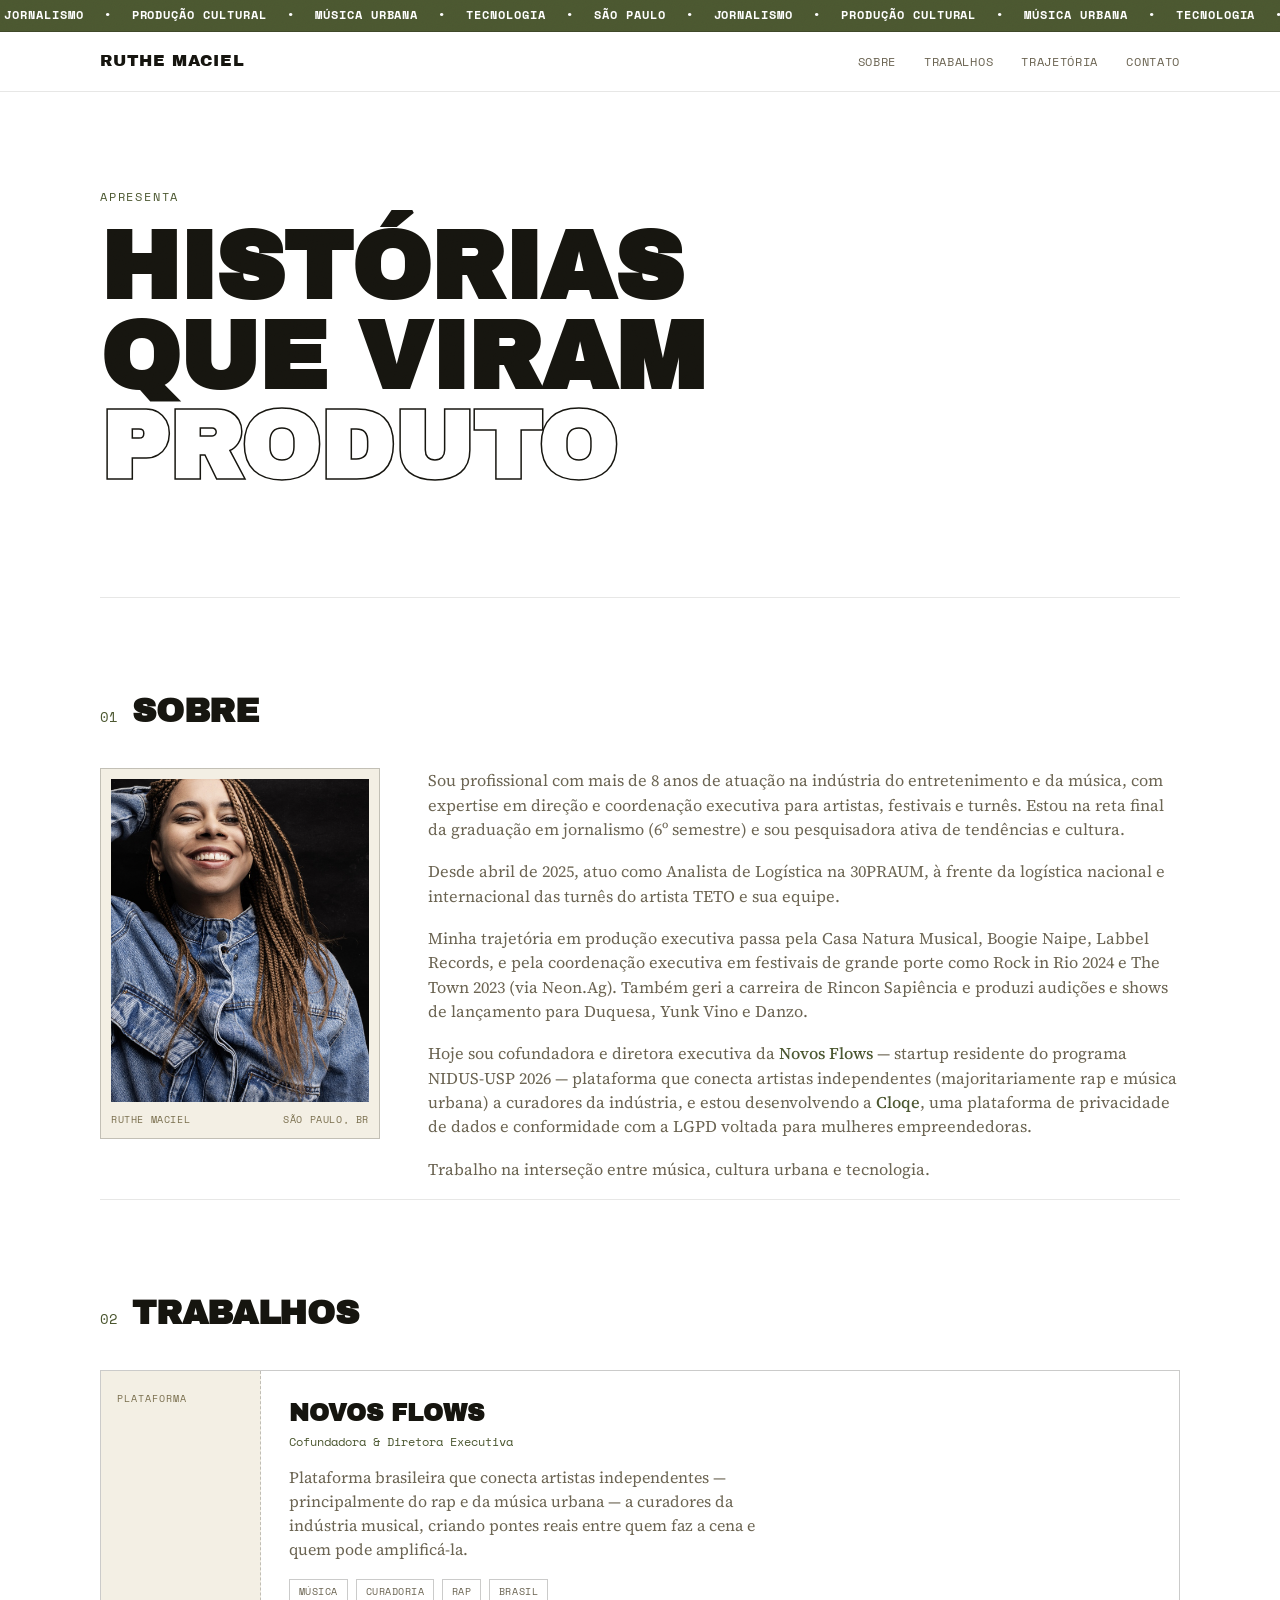
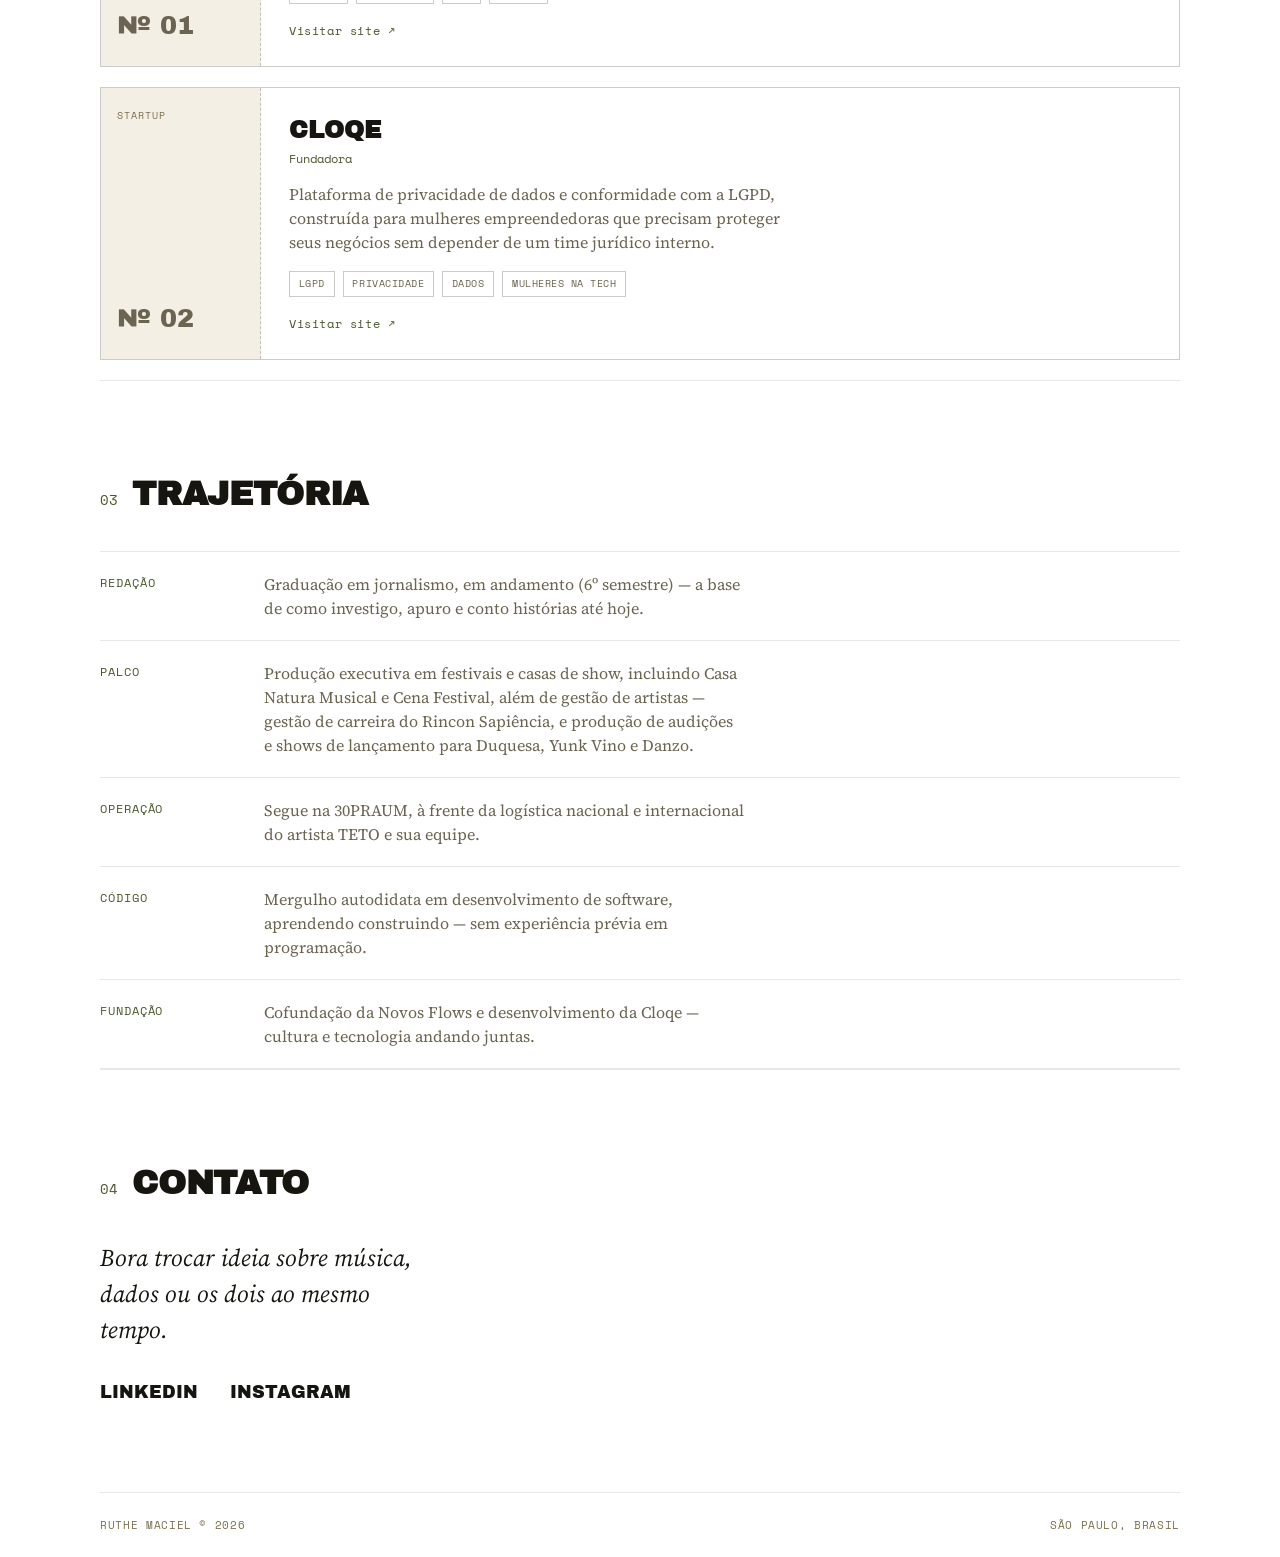
<file: index.html>
<!DOCTYPE html>
<html lang="pt-BR">
<head>
<meta charset="UTF-8">
<meta name="viewport" content="width=device-width, initial-scale=1.0">
<title>Ruthe Maciel — produção cultural & tecnologia</title>
<meta name="description" content="Ruthe Maciel. Jornalismo, produção cultural e tecnologia na cena da música urbana brasileira.">

<link rel="icon" type="image/png" href="assets/favicon.png">
<link rel="icon" type="image/svg+xml" href="assets/favicon.svg">

<meta property="og:type" content="website">
<meta property="og:title" content="Ruthe Maciel — histórias que viram produto">
<meta property="og:description" content="Jornalismo, produção cultural e tecnologia na cena da música urbana brasileira.">
<meta property="og:image" content="https://ruthemaciel-portfolio.vercel.app/assets/og-image.png">
<meta property="og:url" content="https://ruthemaciel-portfolio.vercel.app">
<meta property="og:locale" content="pt_BR">

<meta name="twitter:card" content="summary_large_image">
<meta name="twitter:title" content="Ruthe Maciel — histórias que viram produto">
<meta name="twitter:description" content="Jornalismo, produção cultural e tecnologia na cena da música urbana brasileira.">
<meta name="twitter:image" content="https://ruthemaciel-portfolio.vercel.app/assets/og-image.png">

<link rel="preconnect" href="https://fonts.googleapis.com">
<link rel="preconnect" href="https://fonts.gstatic.com" crossorigin>
<link href="https://fonts.googleapis.com/css2?family=Archivo+Black&family=Archivo:wght@400;500;600;700&family=Source+Serif+4:ital,opsz,wght@0,8..60,400;0,8..60,500;1,8..60,400&family=Space+Mono:wght@400;700&display=swap" rel="stylesheet">
<link rel="stylesheet" href="styles.css">
</head>
<body>

  <div class="grain"></div>

  <!-- MARQUEE -->
  <div class="marquee" aria-hidden="true">
    <div class="marquee__track">
      <div class="marquee__half">
        <span>JORNALISMO</span><span>•</span><span>PRODUÇÃO CULTURAL</span><span>•</span><span>MÚSICA URBANA</span><span>•</span><span>TECNOLOGIA</span><span>•</span><span>SÃO PAULO</span><span>•</span>
        <span>JORNALISMO</span><span>•</span><span>PRODUÇÃO CULTURAL</span><span>•</span><span>MÚSICA URBANA</span><span>•</span><span>TECNOLOGIA</span><span>•</span><span>SÃO PAULO</span><span>•</span>
        <span>JORNALISMO</span><span>•</span><span>PRODUÇÃO CULTURAL</span><span>•</span><span>MÚSICA URBANA</span><span>•</span><span>TECNOLOGIA</span><span>•</span><span>SÃO PAULO</span><span>•</span>
        <span>JORNALISMO</span><span>•</span><span>PRODUÇÃO CULTURAL</span><span>•</span><span>MÚSICA URBANA</span><span>•</span><span>TECNOLOGIA</span><span>•</span><span>SÃO PAULO</span><span>•</span>
        <span>JORNALISMO</span><span>•</span><span>PRODUÇÃO CULTURAL</span><span>•</span><span>MÚSICA URBANA</span><span>•</span><span>TECNOLOGIA</span><span>•</span><span>SÃO PAULO</span><span>•</span>
        <span>JORNALISMO</span><span>•</span><span>PRODUÇÃO CULTURAL</span><span>•</span><span>MÚSICA URBANA</span><span>•</span><span>TECNOLOGIA</span><span>•</span><span>SÃO PAULO</span><span>•</span>
        <span>JORNALISMO</span><span>•</span><span>PRODUÇÃO CULTURAL</span><span>•</span><span>MÚSICA URBANA</span><span>•</span><span>TECNOLOGIA</span><span>•</span><span>SÃO PAULO</span><span>•</span>
        <span>JORNALISMO</span><span>•</span><span>PRODUÇÃO CULTURAL</span><span>•</span><span>MÚSICA URBANA</span><span>•</span><span>TECNOLOGIA</span><span>•</span><span>SÃO PAULO</span><span>•</span>
      </div>
      <div class="marquee__half" aria-hidden="true">
        <span>JORNALISMO</span><span>•</span><span>PRODUÇÃO CULTURAL</span><span>•</span><span>MÚSICA URBANA</span><span>•</span><span>TECNOLOGIA</span><span>•</span><span>SÃO PAULO</span><span>•</span>
        <span>JORNALISMO</span><span>•</span><span>PRODUÇÃO CULTURAL</span><span>•</span><span>MÚSICA URBANA</span><span>•</span><span>TECNOLOGIA</span><span>•</span><span>SÃO PAULO</span><span>•</span>
        <span>JORNALISMO</span><span>•</span><span>PRODUÇÃO CULTURAL</span><span>•</span><span>MÚSICA URBANA</span><span>•</span><span>TECNOLOGIA</span><span>•</span><span>SÃO PAULO</span><span>•</span>
        <span>JORNALISMO</span><span>•</span><span>PRODUÇÃO CULTURAL</span><span>•</span><span>MÚSICA URBANA</span><span>•</span><span>TECNOLOGIA</span><span>•</span><span>SÃO PAULO</span><span>•</span>
        <span>JORNALISMO</span><span>•</span><span>PRODUÇÃO CULTURAL</span><span>•</span><span>MÚSICA URBANA</span><span>•</span><span>TECNOLOGIA</span><span>•</span><span>SÃO PAULO</span><span>•</span>
        <span>JORNALISMO</span><span>•</span><span>PRODUÇÃO CULTURAL</span><span>•</span><span>MÚSICA URBANA</span><span>•</span><span>TECNOLOGIA</span><span>•</span><span>SÃO PAULO</span><span>•</span>
        <span>JORNALISMO</span><span>•</span><span>PRODUÇÃO CULTURAL</span><span>•</span><span>MÚSICA URBANA</span><span>•</span><span>TECNOLOGIA</span><span>•</span><span>SÃO PAULO</span><span>•</span>
        <span>JORNALISMO</span><span>•</span><span>PRODUÇÃO CULTURAL</span><span>•</span><span>MÚSICA URBANA</span><span>•</span><span>TECNOLOGIA</span><span>•</span><span>SÃO PAULO</span><span>•</span>
      </div>
    </div>
  </div>

  <header class="site-header">
    <div class="wrap site-header__row">
      <span class="logo">RUTHE MACIEL</span>
      <nav class="nav">
        <a href="#sobre">Sobre</a>
        <a href="#trabalhos">Trabalhos</a>
        <a href="#trajetoria">Trajetória</a>
        <a href="#contato">Contato</a>
      </nav>
    </div>
  </header>

  <!-- HERO -->
  <section class="hero wrap">
    <p class="eyebrow">APRESENTA</p>
    <h1 class="hero__title">
      HISTÓRIAS<br>
      QUE VIRAM<br>
      <span class="outline">PRODUTO</span>
    </h1>
  </section>

  <!-- SOBRE -->
  <section id="sobre" class="about wrap">
    <div class="section-head">
      <span class="section-num">01</span>
      <h2>Sobre</h2>
    </div>
    <div class="about__grid">
      <div class="about__portrait">
        <figure class="photo-frame">
          <img src="assets/photo/ruthe-original.jpg" alt="Retrato de Ruthe Maciel">
          <figcaption>
            <span>RUTHE MACIEL</span>
            <span>SÃO PAULO, BR</span>
          </figcaption>
        </figure>
      </div>
      <div class="about__body">
        <p>Sou profissional com mais de 8 anos de atuação na indústria do entretenimento e da música, com expertise em direção e coordenação executiva para artistas, festivais e turnês. Estou na reta final da graduação em jornalismo (6º semestre) e sou pesquisadora ativa de tendências e cultura.</p>
        <p>Desde abril de 2025, atuo como Analista de Logística na 30PRAUM, à frente da logística nacional e internacional das turnês do artista TETO e sua equipe.</p>
        <p>Minha trajetória em produção executiva passa pela Casa Natura Musical, Boogie Naipe, Labbel Records, e pela coordenação executiva em festivais de grande porte como Rock in Rio 2024 e The Town 2023 (via Neon.Ag). Também geri a carreira de Rincon Sapiência e produzi audições e shows de lançamento para Duquesa, Yunk Vino e Danzo.</p>
        <p>Hoje sou cofundadora e diretora executiva da <strong>Novos Flows</strong> — startup residente do programa NIDUS-USP 2026 — plataforma que conecta artistas independentes (majoritariamente rap e música urbana) a curadores da indústria, e estou desenvolvendo a <strong>Cloqe</strong>, uma plataforma de privacidade de dados e conformidade com a LGPD voltada para mulheres empreendedoras.</p>
        <p>Trabalho na interseção entre música, cultura urbana e tecnologia.</p>
      </div>
    </div>
  </section>

  <!-- TRABALHOS -->
  <section id="trabalhos" class="works wrap">
    <div class="section-head">
      <span class="section-num">02</span>
      <h2>Trabalhos</h2>
    </div>

    <article class="work-card">
      <div class="work-card__stub">
        <span class="stub__eyebrow">PLATAFORMA</span>
        <span class="stub__num">№ 01</span>
      </div>
      <div class="work-card__body">
        <h3>Novos Flows</h3>
        <p class="work-card__role">Cofundadora & Diretora Executiva</p>
        <p class="work-card__desc">Plataforma brasileira que conecta artistas independentes — principalmente do rap e da música urbana — a curadores da indústria musical, criando pontes reais entre quem faz a cena e quem pode amplificá-la.</p>
        <div class="tags">
          <span>MÚSICA</span><span>CURADORIA</span><span>RAP</span><span>BRASIL</span>
        </div>
        <a href="https://novosflows.com.br" class="work-card__visit" target="_blank" rel="noopener noreferrer">Visitar site ↗</a>
      </div>
    </article>

    <article class="work-card">
      <div class="work-card__stub">
        <span class="stub__eyebrow">STARTUP</span>
        <span class="stub__num">№ 02</span>
      </div>
      <div class="work-card__body">
        <h3>Cloqe</h3>
        <p class="work-card__role">Fundadora</p>
        <p class="work-card__desc">Plataforma de privacidade de dados e conformidade com a LGPD, construída para mulheres empreendedoras que precisam proteger seus negócios sem depender de um time jurídico interno.</p>
        <div class="tags">
          <span>LGPD</span><span>PRIVACIDADE</span><span>DADOS</span><span>MULHERES NA TECH</span>
        </div>
        <a href="https://cloqe.com.br" class="work-card__visit" target="_blank" rel="noopener noreferrer">Visitar site ↗</a>
      </div>
    </article>
  </section>

  <!-- TRAJETÓRIA -->
  <section id="trajetoria" class="timeline wrap">
    <div class="section-head">
      <span class="section-num">03</span>
      <h2>Trajetória</h2>
    </div>
    <ul class="timeline__list">
      <li>
        <span class="timeline__tag">REDAÇÃO</span>
        <p>Graduação em jornalismo, em andamento (6º semestre) — a base de como investigo, apuro e conto histórias até hoje.</p>
      </li>
      <li>
        <span class="timeline__tag">PALCO</span>
        <p>Produção executiva em festivais e casas de show, incluindo Casa Natura Musical e Cena Festival, além de gestão de artistas — gestão de carreira do Rincon Sapiência, e produção de audições e shows de lançamento para Duquesa, Yunk Vino e Danzo.</p>
      </li>
      <li>
        <span class="timeline__tag">OPERAÇÃO</span>
        <p>Segue na 30PRAUM, à frente da logística nacional e internacional do artista TETO e sua equipe.</p>
      </li>
      <li>
        <span class="timeline__tag">CÓDIGO</span>
        <p>Mergulho autodidata em desenvolvimento de software, aprendendo construindo — sem experiência prévia em programação.</p>
      </li>
      <li>
        <span class="timeline__tag">FUNDAÇÃO</span>
        <p>Cofundação da Novos Flows e desenvolvimento da Cloqe — cultura e tecnologia andando juntas.</p>
      </li>
    </ul>
  </section>

  <!-- CONTATO -->
  <section id="contato" class="contact wrap">
    <div class="section-head">
      <span class="section-num">04</span>
      <h2>Contato</h2>
    </div>
    <p class="contact__lead">Bora trocar ideia sobre música, dados ou os dois ao mesmo tempo.</p>
    <div class="contact__links">
      <a href="https://www.linkedin.com/in/aruthemaciel/" class="contact__link" target="_blank" rel="noopener noreferrer">LinkedIn</a>
      <a href="https://www.instagram.com/aruthemaciel/" class="contact__link" target="_blank" rel="noopener noreferrer">Instagram</a>
    </div>
  </section>

  <footer class="site-footer wrap">
    <span>RUTHE MACIEL © 2026</span>
    <span>SÃO PAULO, BRASIL</span>
  </footer>

  <script src="script.js"></script>
</body>
</html>
</file>
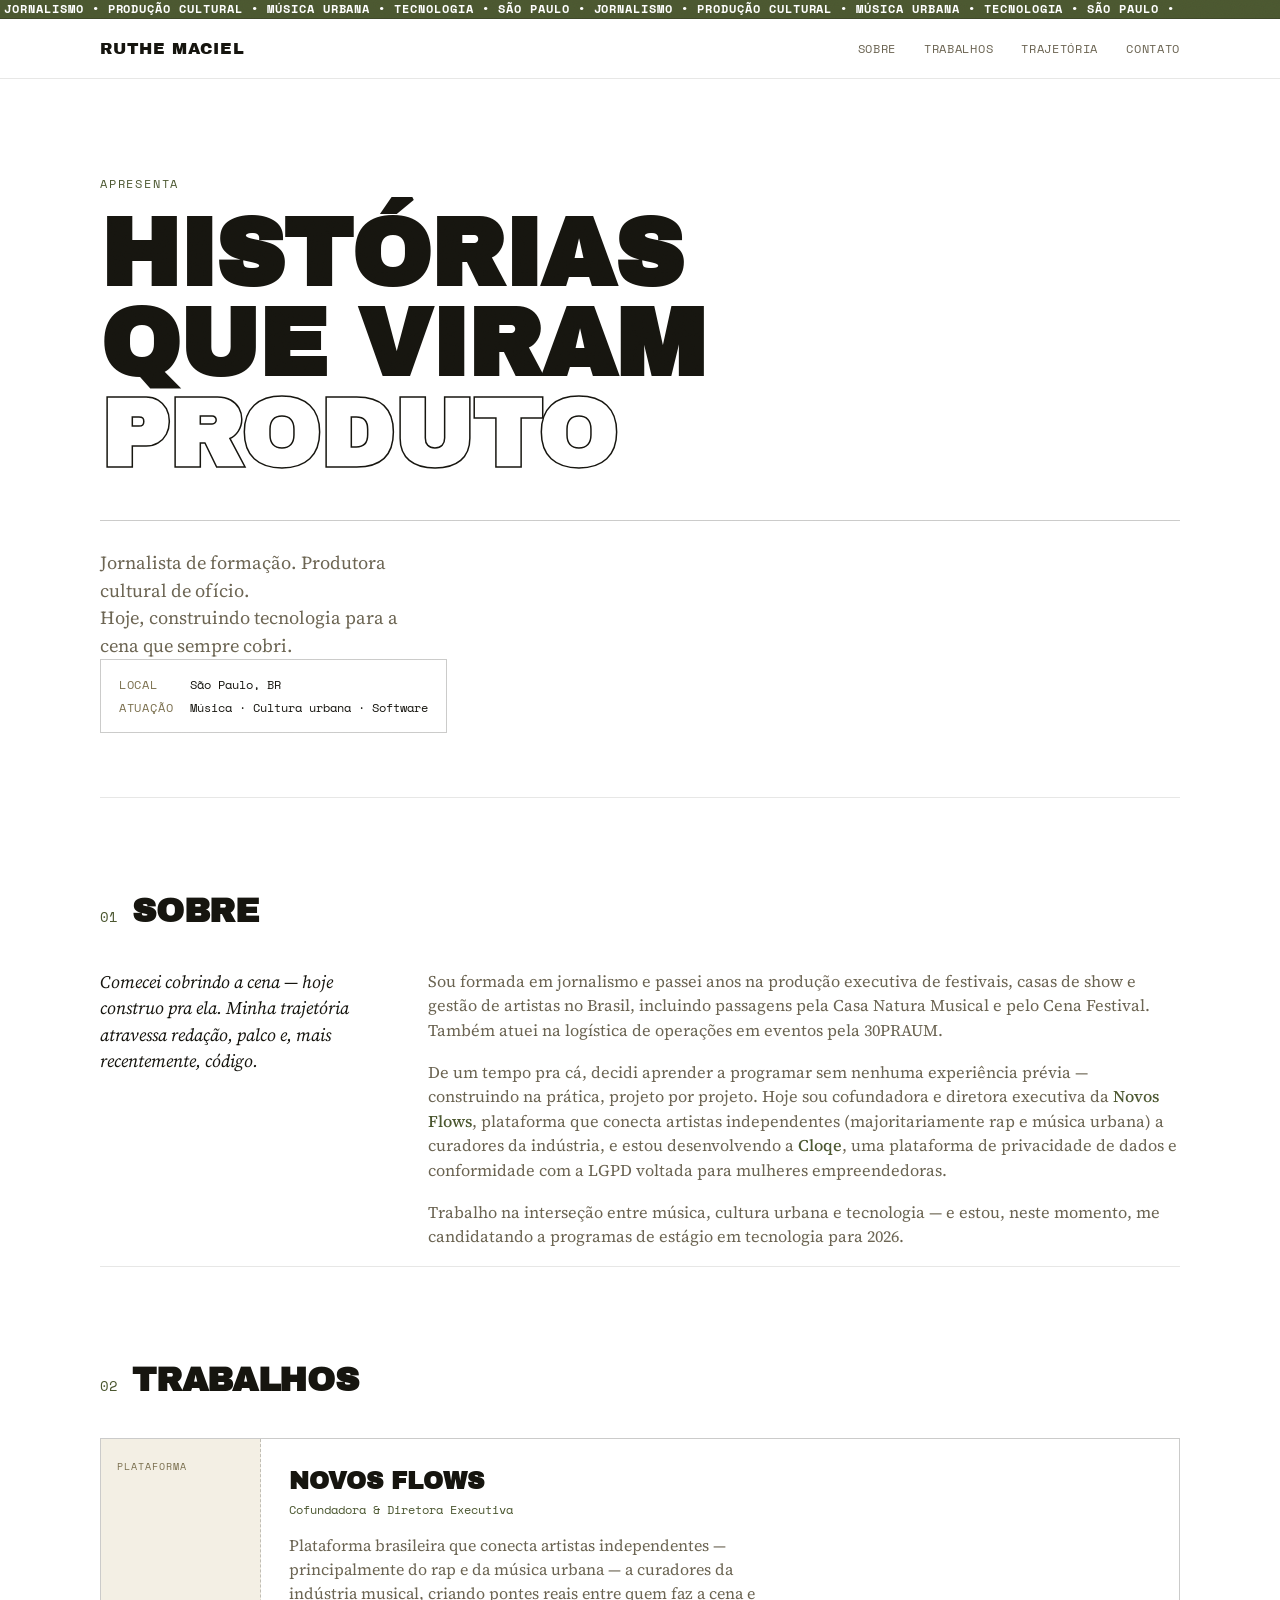
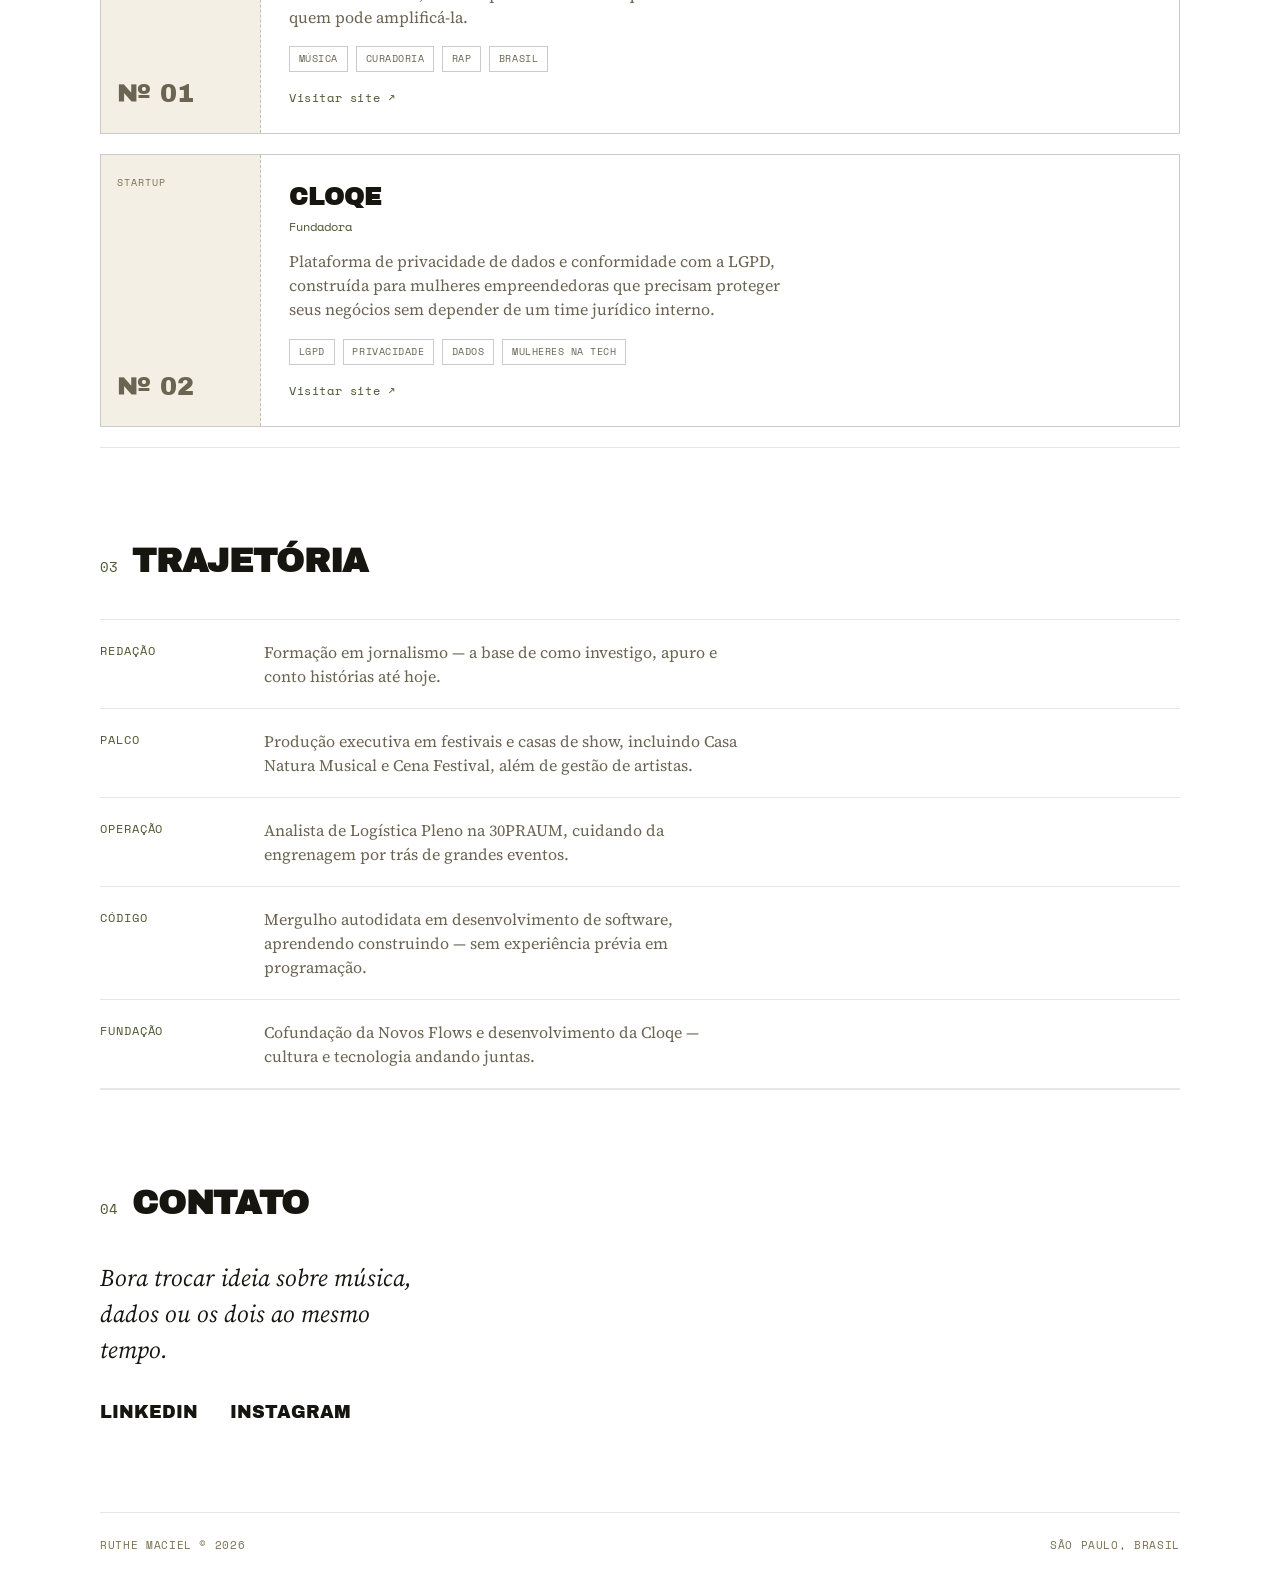
<file: index_2.html>
<!DOCTYPE html>
<html lang="pt-BR">
<head>
<meta charset="UTF-8">
<meta name="viewport" content="width=device-width, initial-scale=1.0">
<title>Ruthe Maciel — produção cultural & tecnologia</title>
<meta name="description" content="Ruthe Maciel. Jornalismo, produção cultural e tecnologia na cena da música urbana brasileira.">
<link rel="preconnect" href="https://fonts.googleapis.com">
<link rel="preconnect" href="https://fonts.gstatic.com" crossorigin>
<link href="https://fonts.googleapis.com/css2?family=Archivo+Black&family=Archivo:wght@400;500;600;700&family=Source+Serif+4:ital,opsz,wght@0,8..60,400;0,8..60,500;1,8..60,400&family=Space+Mono:wght@400;700&display=swap" rel="stylesheet">
<link rel="stylesheet" href="styles.css">
</head>
<body>

  <div class="grain"></div>

  <!-- MARQUEE -->
  <div class="marquee" aria-hidden="true">
    <div class="marquee__track">
      <span>JORNALISMO</span><span>•</span><span>PRODUÇÃO CULTURAL</span><span>•</span><span>MÚSICA URBANA</span><span>•</span><span>TECNOLOGIA</span><span>•</span><span>SÃO PAULO</span><span>•</span>
      <span>JORNALISMO</span><span>•</span><span>PRODUÇÃO CULTURAL</span><span>•</span><span>MÚSICA URBANA</span><span>•</span><span>TECNOLOGIA</span><span>•</span><span>SÃO PAULO</span><span>•</span>
    </div>
  </div>

  <header class="site-header">
    <div class="wrap site-header__row">
      <span class="logo">RUTHE MACIEL</span>
      <nav class="nav">
        <a href="#sobre">Sobre</a>
        <a href="#trabalhos">Trabalhos</a>
        <a href="#trajetoria">Trajetória</a>
        <a href="#contato">Contato</a>
      </nav>
    </div>
  </header>

  <!-- HERO -->
  <section class="hero wrap">
    <p class="eyebrow">APRESENTA</p>
    <h1 class="hero__title">
      HISTÓRIAS<br>
      QUE VIRAM<br>
      <span class="outline">PRODUTO</span>
    </h1>
    <div class="hero__meta">
      <p class="hero__role">Jornalista de formação. Produtora cultural de ofício.<br>Hoje, construindo tecnologia para a cena que sempre cobri.</p>
      <div class="ticket">
        <span class="ticket__label">LOCAL</span>
        <span class="ticket__value">São Paulo, BR</span>
        <span class="ticket__label">ATUAÇÃO</span>
        <span class="ticket__value">Música · Cultura urbana · Software</span>
      </div>
    </div>
  </section>

  <!-- SOBRE -->
  <section id="sobre" class="about wrap">
    <div class="section-head">
      <span class="section-num">01</span>
      <h2>Sobre</h2>
    </div>
    <div class="about__grid">
      <p class="about__lead">
        Comecei cobrindo a cena — hoje construo pra ela. Minha trajetória atravessa redação, palco e, mais recentemente, código.
      </p>
      <div class="about__body">
        <p>Sou formada em jornalismo e passei anos na produção executiva de festivais, casas de show e gestão de artistas no Brasil, incluindo passagens pela Casa Natura Musical e pelo Cena Festival. Também atuei na logística de operações em eventos pela 30PRAUM.</p>
        <p>De um tempo pra cá, decidi aprender a programar sem nenhuma experiência prévia — construindo na prática, projeto por projeto. Hoje sou cofundadora e diretora executiva da <strong>Novos Flows</strong>, plataforma que conecta artistas independentes (majoritariamente rap e música urbana) a curadores da indústria, e estou desenvolvendo a <strong>Cloqe</strong>, uma plataforma de privacidade de dados e conformidade com a LGPD voltada para mulheres empreendedoras.</p>
        <p>Trabalho na interseção entre música, cultura urbana e tecnologia — e estou, neste momento, me candidatando a programas de estágio em tecnologia para 2026.</p>
      </div>
    </div>
  </section>

  <!-- TRABALHOS -->
  <section id="trabalhos" class="works wrap">
    <div class="section-head">
      <span class="section-num">02</span>
      <h2>Trabalhos</h2>
    </div>

    <article class="work-card">
      <div class="work-card__stub">
        <span class="stub__eyebrow">PLATAFORMA</span>
        <span class="stub__num">№ 01</span>
      </div>
      <div class="work-card__body">
        <h3>Novos Flows</h3>
        <p class="work-card__role">Cofundadora & Diretora Executiva</p>
        <p class="work-card__desc">Plataforma brasileira que conecta artistas independentes — principalmente do rap e da música urbana — a curadores da indústria musical, criando pontes reais entre quem faz a cena e quem pode amplificá-la.</p>
        <div class="tags">
          <span>MÚSICA</span><span>CURADORIA</span><span>RAP</span><span>BRASIL</span>
        </div>
        <a href="https://novosflows.com.br" class="work-card__visit" target="_blank" rel="noopener noreferrer">Visitar site ↗</a>
      </div>
    </article>

    <article class="work-card">
      <div class="work-card__stub">
        <span class="stub__eyebrow">STARTUP</span>
        <span class="stub__num">№ 02</span>
      </div>
      <div class="work-card__body">
        <h3>Cloqe</h3>
        <p class="work-card__role">Fundadora</p>
        <p class="work-card__desc">Plataforma de privacidade de dados e conformidade com a LGPD, construída para mulheres empreendedoras que precisam proteger seus negócios sem depender de um time jurídico interno.</p>
        <div class="tags">
          <span>LGPD</span><span>PRIVACIDADE</span><span>DADOS</span><span>MULHERES NA TECH</span>
        </div>
        <a href="https://cloqe.com.br" class="work-card__visit" target="_blank" rel="noopener noreferrer">Visitar site ↗</a>
      </div>
    </article>
  </section>

  <!-- TRAJETÓRIA -->
  <section id="trajetoria" class="timeline wrap">
    <div class="section-head">
      <span class="section-num">03</span>
      <h2>Trajetória</h2>
    </div>
    <ul class="timeline__list">
      <li>
        <span class="timeline__tag">REDAÇÃO</span>
        <p>Formação em jornalismo — a base de como investigo, apuro e conto histórias até hoje.</p>
      </li>
      <li>
        <span class="timeline__tag">PALCO</span>
        <p>Produção executiva em festivais e casas de show, incluindo Casa Natura Musical e Cena Festival, além de gestão de artistas.</p>
      </li>
      <li>
        <span class="timeline__tag">OPERAÇÃO</span>
        <p>Analista de Logística Pleno na 30PRAUM, cuidando da engrenagem por trás de grandes eventos.</p>
      </li>
      <li>
        <span class="timeline__tag">CÓDIGO</span>
        <p>Mergulho autodidata em desenvolvimento de software, aprendendo construindo — sem experiência prévia em programação.</p>
      </li>
      <li>
        <span class="timeline__tag">FUNDAÇÃO</span>
        <p>Cofundação da Novos Flows e desenvolvimento da Cloqe — cultura e tecnologia andando juntas.</p>
      </li>
    </ul>
  </section>

  <!-- CONTATO -->
  <section id="contato" class="contact wrap">
    <div class="section-head">
      <span class="section-num">04</span>
      <h2>Contato</h2>
    </div>
    <p class="contact__lead">Bora trocar ideia sobre música, dados ou os dois ao mesmo tempo.</p>
    <div class="contact__links">
      <a href="https://www.linkedin.com/in/aruthemaciel/" class="contact__link" target="_blank" rel="noopener noreferrer">LinkedIn</a>
      <a href="https://www.instagram.com/aruthemaciel/" class="contact__link" target="_blank" rel="noopener noreferrer">Instagram</a>
    </div>
  </section>

  <footer class="site-footer wrap">
    <span>RUTHE MACIEL © 2026</span>
    <span>SÃO PAULO, BRASIL</span>
  </footer>

  <script src="script.js"></script>
</body>
</html>
</file>
<file: styles.css>
/* ============================================
   TOKENS
   ============================================ */
:root {
  --bg: #FFFFFF;
  --surface: #F3EFE4;
  --ink: #16150F;
  --muted: #6B6452;
  --pink: #4B5730;
  --olive: #7A6F4E;
  --line: rgba(22, 21, 15, 0.10);
  --line-strong: rgba(22, 21, 15, 0.22);

  --display: 'Archivo Black', 'Archivo', sans-serif;
  --sans: 'Archivo', sans-serif;
  --serif: 'Source Serif 4', Georgia, serif;
  --mono: 'Space Mono', monospace;

  --wrap: min(1080px, 100% - 3rem);
}

* { box-sizing: border-box; }

@media (prefers-reduced-motion: reduce) {
  *, *::before, *::after {
    animation-duration: 0.01ms !important;
    animation-iteration-count: 1 !important;
    transition-duration: 0.01ms !important;
    scroll-behavior: auto !important;
  }
}

html { scroll-behavior: smooth; }

body {
  margin: 0;
  background: var(--bg);
  color: var(--ink);
  font-family: var(--sans);
  line-height: 1.5;
  position: relative;
}

.wrap {
  width: var(--wrap);
  margin-inline: auto;
}

/* subtle film-grain texture, purely decorative */
.grain {
  position: fixed;
  inset: 0;
  pointer-events: none;
  z-index: 1;
  opacity: 0.05;
  mix-blend-mode: overlay;
  background-image: url("data:image/svg+xml,%3Csvg xmlns='http://www.w3.org/2000/svg' width='140' height='140'%3E%3Cfilter id='n'%3E%3CfeTurbulence type='fractalNoise' baseFrequency='0.9' numOctaves='2' stitchTiles='stitch'/%3E%3C/filter%3E%3Crect width='100%25' height='100%25' filter='url(%23n)'/%3E%3C/svg%3E");
}

a { color: inherit; }

/* ============================================
   MARQUEE
   ============================================ */
.marquee {
  background: var(--pink);
  color: var(--bg);
  overflow: hidden;
  white-space: nowrap;
  border-bottom: 1px solid var(--line-strong);
}

.marquee__track {
  display: flex;
  width: max-content;
  font-family: var(--mono);
  font-weight: 700;
  font-size: 0.75rem;
  letter-spacing: 0.08em;
  animation: scroll 300s linear infinite;
}

.marquee__half {
  display: flex;
  flex-shrink: 0;
  gap: 0.75rem;
  padding-block: 0.4rem;
}

.marquee__track span { padding-inline: 0.25rem; }

@keyframes scroll {
  from { transform: translateX(0); }
  to { transform: translateX(-50%); }
}

/* ============================================
   HEADER
   ============================================ */
.site-header {
  position: sticky;
  top: 0;
  z-index: 10;
  background: rgba(255, 255, 255, 0.82);
  backdrop-filter: blur(6px);
  border-bottom: 1px solid var(--line);
}

.site-header__row {
  display: flex;
  align-items: center;
  justify-content: space-between;
  padding-block: 1.1rem;
}

.logo {
  font-family: var(--display);
  font-size: 1rem;
  letter-spacing: 0.05em;
}

.nav { display: flex; gap: 1.75rem; }

.nav a {
  text-decoration: none;
  font-family: var(--mono);
  font-size: 0.72rem;
  letter-spacing: 0.06em;
  text-transform: uppercase;
  color: var(--muted);
  position: relative;
  padding-block: 0.2rem;
}

.nav a:hover,
.nav a:focus-visible { color: var(--ink); }

.nav a::after {
  content: '';
  position: absolute;
  left: 0; bottom: -2px;
  width: 0; height: 1px;
  background: var(--pink);
  transition: width 0.25s ease;
}

.nav a:hover::after,
.nav a:focus-visible::after { width: 100%; }

/* ============================================
   HERO
   ============================================ */
.hero {
  padding-top: clamp(3rem, 8vw, 6rem);
  padding-bottom: clamp(3rem, 6vw, 4rem);
}

.eyebrow {
  font-family: var(--mono);
  font-size: 0.75rem;
  letter-spacing: 0.15em;
  color: var(--pink);
  margin: 0 0 1rem;
}

.hero__title {
  font-family: var(--display);
  font-size: clamp(2.75rem, 9vw, 6rem);
  line-height: 0.94;
  letter-spacing: -0.01em;
  margin: 0 0 2.5rem;
  text-transform: uppercase;
}

.hero__title .outline {
  -webkit-text-stroke: 1.5px var(--ink);
  color: transparent;
}

.hero__meta {
  border-top: 1px solid var(--line-strong);
  padding-top: 1.75rem;
}

.hero__meta .ticket {
  display: inline-grid;
}

.hero__role {
  font-family: var(--serif);
  font-size: 1.15rem;
  color: var(--muted);
  margin: 0;
  max-width: 34ch;
}

.ticket {
  display: grid;
  grid-template-columns: auto 1fr;
  gap: 0.35rem 1rem;
  font-family: var(--mono);
  font-size: 0.72rem;
  border: 1px solid var(--line-strong);
  padding: 1rem 1.1rem;
}

.ticket__label { color: var(--olive); letter-spacing: 0.08em; }
.ticket__value { color: var(--ink); }

/* ============================================
   SECTION HEAD (shared)
   ============================================ */
.section-head {
  display: flex;
  align-items: baseline;
  gap: 0.9rem;
  margin-bottom: 2rem;
  padding-top: clamp(3.5rem, 7vw, 5.5rem);
  border-top: 1px solid var(--line);
}

.section-num {
  font-family: var(--mono);
  color: var(--pink);
  font-size: 0.85rem;
}

.section-head h2 {
  font-family: var(--display);
  text-transform: uppercase;
  font-size: clamp(1.5rem, 3vw, 2.1rem);
  margin: 0;
  letter-spacing: -0.01em;
}

/* ============================================
   ABOUT
   ============================================ */
.about__grid {
  display: grid;
  grid-template-columns: 280px 1fr;
  gap: 3rem;
  align-items: start;
}

.about__portrait {
  display: flex;
  flex-direction: column;
  gap: 1.5rem;
}

.photo-frame {
  margin: 0;
  border: 1px solid var(--line-strong);
  background: var(--surface);
  padding: 10px;
}

.photo-frame img {
  display: block;
  width: 100%;
  height: auto;
}

.photo-frame figcaption {
  display: flex;
  justify-content: space-between;
  font-family: var(--mono);
  font-size: 0.62rem;
  letter-spacing: 0.06em;
  color: var(--olive);
  margin-top: 0.7rem;
}

.about__lead {
  font-family: var(--serif);
  font-style: italic;
  font-size: 1.1rem;
  color: var(--ink);
  margin: 0;
}

.about__body p {
  font-family: var(--serif);
  font-size: 1.02rem;
  color: var(--muted);
  margin: 0 0 1.1rem;
}

.about__body strong { color: var(--pink); font-weight: 500; }

/* ============================================
   WORKS
   ============================================ */
.work-card {
  display: grid;
  grid-template-columns: 160px 1fr;
  border: 1px solid var(--line-strong);
  margin-bottom: 1.25rem;
  transition: border-color 0.25s ease, transform 0.25s ease;
}

.work-card:hover {
  border-color: var(--pink);
  transform: translateX(4px);
}

.work-card__stub {
  background: var(--surface);
  border-right: 1px dashed var(--line-strong);
  display: flex;
  flex-direction: column;
  justify-content: space-between;
  padding: 1.25rem 1rem;
}

.stub__eyebrow {
  font-family: var(--mono);
  font-size: 0.65rem;
  letter-spacing: 0.1em;
  color: var(--olive);
}

.stub__num {
  font-family: var(--display);
  font-size: 1.6rem;
  color: var(--muted);
}

.work-card__body { padding: 1.5rem 1.75rem; }

.work-card__body h3 {
  font-family: var(--display);
  text-transform: uppercase;
  font-size: 1.5rem;
  margin: 0 0 0.15rem;
}

.work-card__role {
  font-family: var(--mono);
  font-size: 0.75rem;
  color: var(--pink);
  margin: 0 0 0.85rem;
}

.work-card__desc {
  font-family: var(--serif);
  color: var(--muted);
  max-width: 62ch;
  margin: 0 0 1.1rem;
}

.tags { display: flex; flex-wrap: wrap; gap: 0.5rem; }

.tags span {
  font-family: var(--mono);
  font-size: 0.65rem;
  letter-spacing: 0.05em;
  border: 1px solid var(--line-strong);
  padding: 0.25rem 0.55rem;
  color: var(--muted);
}

.work-card__visit {
  display: inline-block;
  margin-top: 1.1rem;
  font-family: var(--mono);
  font-size: 0.75rem;
  letter-spacing: 0.05em;
  color: var(--pink);
  text-decoration: none;
  border-bottom: 1px solid transparent;
  transition: border-color 0.2s ease;
}

.work-card__visit:hover,
.work-card__visit:focus-visible {
  border-color: var(--pink);
}

/* ============================================
   TIMELINE
   ============================================ */
.timeline__list {
  list-style: none;
  margin: 0;
  padding: 0;
  border-top: 1px solid var(--line);
}

.timeline__list li {
  display: grid;
  grid-template-columns: 140px 1fr;
  gap: 1.5rem;
  padding: 1.25rem 0;
  border-bottom: 1px solid var(--line);
}

.timeline__tag {
  font-family: var(--mono);
  font-size: 0.72rem;
  letter-spacing: 0.08em;
  color: var(--pink);
  padding-top: 0.15rem;
}

.timeline__list p {
  font-family: var(--serif);
  color: var(--muted);
  margin: 0;
  max-width: 60ch;
}

/* ============================================
   CONTACT
   ============================================ */
.contact { padding-bottom: 5rem; }

.contact__lead {
  font-family: var(--serif);
  font-style: italic;
  font-size: 1.5rem;
  max-width: 26ch;
  margin: 0 0 2rem;
}

.contact__links {
  display: flex;
  flex-wrap: wrap;
  gap: 1rem 2rem;
}

.contact__link {
  font-family: var(--display);
  text-transform: uppercase;
  font-size: 1.1rem;
  text-decoration: none;
  border-bottom: 2px solid transparent;
  padding-bottom: 0.2rem;
  transition: border-color 0.2s ease, color 0.2s ease;
}

.contact__link:hover,
.contact__link:focus-visible {
  border-color: var(--pink);
  color: var(--pink);
}

/* ============================================
   FOOTER
   ============================================ */
.site-footer {
  display: flex;
  justify-content: space-between;
  padding-block: 1.5rem;
  border-top: 1px solid var(--line);
  font-family: var(--mono);
  font-size: 0.68rem;
  color: var(--olive);
  letter-spacing: 0.06em;
}

/* ============================================
   FOCUS STATES
   ============================================ */
a:focus-visible,
button:focus-visible {
  outline: 2px solid var(--pink);
  outline-offset: 2px;
}

/* ============================================
   RESPONSIVE
   ============================================ */
@media (max-width: 760px) {
  .nav { gap: 1rem; }
  .nav a { font-size: 0.65rem; }

  .hero__meta {
    grid-template-columns: 1fr;
    gap: 1.5rem;
  }

  .about__grid {
    grid-template-columns: 1fr;
    gap: 1.5rem;
  }

  .work-card {
    grid-template-columns: 1fr;
  }

  .work-card__stub {
    flex-direction: row;
    border-right: none;
    border-bottom: 1px dashed var(--line-strong);
  }

  .timeline__list li {
    grid-template-columns: 1fr;
    gap: 0.4rem;
  }

  .site-footer {
    flex-direction: column;
    gap: 0.3rem;
  }
}
</file>
